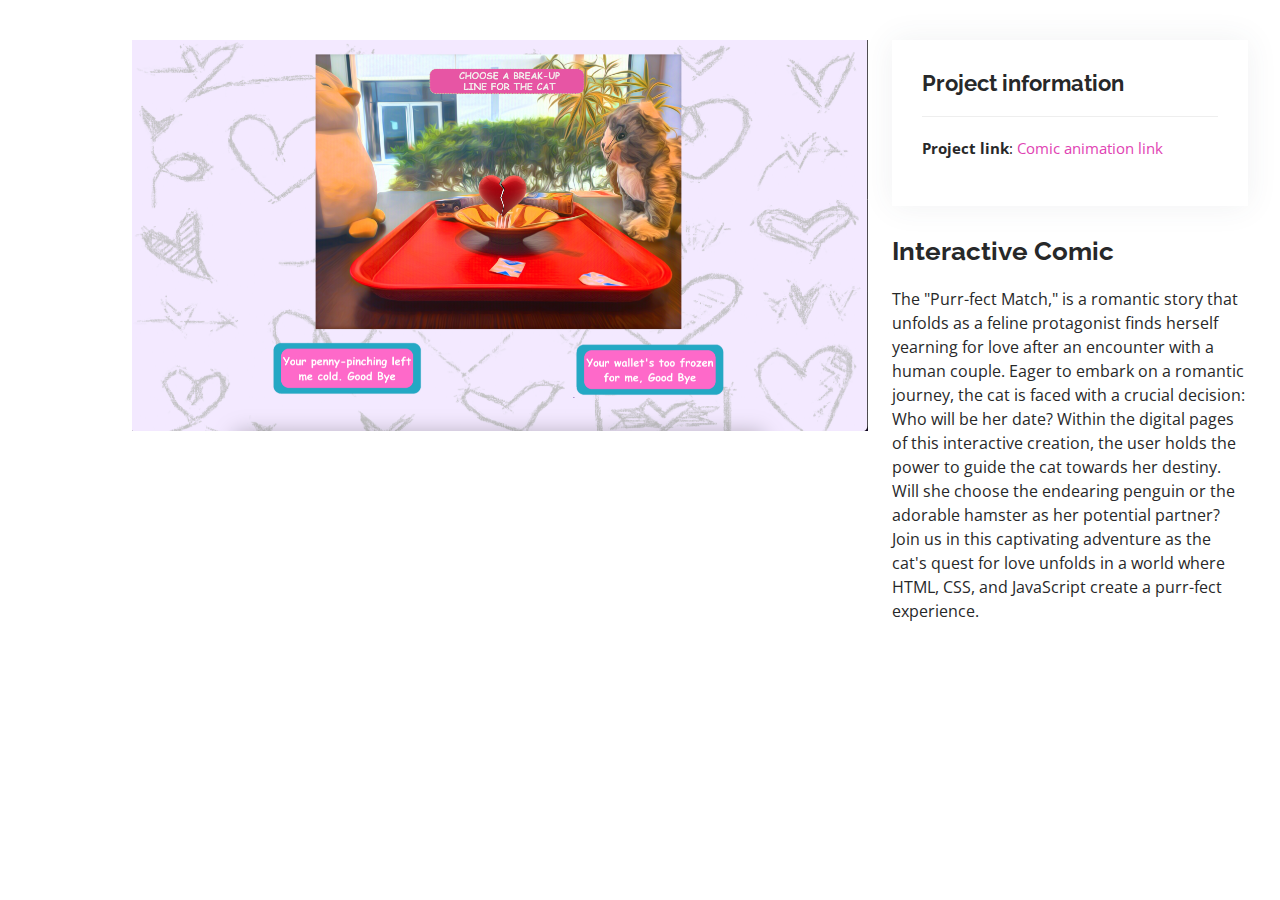
<file: portfolio-details-2.html>
<!DOCTYPE html>
<html lang="en">

<head>
  <meta charset="utf-8">
  <meta content="width=device-width, initial-scale=1.0" name="viewport">

  <title>Portfolio Details - Personal Bootstrap Template</title>
  <meta content="" name="description">
  <meta content="" name="keywords">

  <!-- Favicons -->
  <link href="assets/img/logo.png" rel="icon">
  <link href="assets/img/logo.png" rel="apple-touch-icon">

  <!-- Google Fonts -->
  <link href="https://fonts.googleapis.com/css?family=Open+Sans:300,300i,400,400i,600,600i,700,700i|Raleway:300,300i,400,400i,500,500i,600,600i,700,700i|Poppins:300,300i,400,400i,500,500i,600,600i,700,700i" rel="stylesheet">

  <!-- Vendor CSS Files -->
  <link href="assets/vendor/aos/aos.css" rel="stylesheet">
  <link href="assets/vendor/bootstrap/css/bootstrap.min.css" rel="stylesheet">
  <link href="assets/vendor/bootstrap-icons/bootstrap-icons.css" rel="stylesheet">
  <link href="assets/vendor/boxicons/css/boxicons.min.css" rel="stylesheet">
  <link href="assets/vendor/glightbox/css/glightbox.min.css" rel="stylesheet">
  <link href="assets/vendor/swiper/swiper-bundle.min.css" rel="stylesheet">

  <!-- Template Main CSS File -->
  <link href="assets/css/style.css" rel="stylesheet">

  <!-- =======================================================
  * Template Name: MyResume
  * Updated: May 30 2023 with Bootstrap v5.3.0
  * Template URL: https://bootstrapmade.com/free-html-bootstrap-template-my-resume/
  * Author: BootstrapMade.com
  * License: https://bootstrapmade.com/license/
  ======================================================== -->
</head>

<body>

  <main id="main">

    <!-- ======= Portfolio Details Section ======= -->
    <section id="portfolio-details" class="portfolio-details">
      <div class="container">


        
          <div class="row gy-4">
            <div class="col-lg-8">
              <div class="portfolio-details-slider swiper">
                <div class="swiper-wrapper align-items-center">
  
                  <div class="swiper-slide">
                    <img src="assets/img/portfolio/port22.png" alt="">
                  </div>
  
  
                </div>
                <div class="swiper-pagination"></div>
              </div>
            </div>
  
            <div class="col-lg-4">
              <div class="portfolio-info">
                <h3>Project information</h3>
                <ul>
                  <li><strong>Project link</strong>: <a href="https://niki1311.github.io/Comic-animation.github.io/">Comic animation link</a></li>
                </ul>
              </div>
              
              
              <div class="portfolio-description">
                <h2>Interactive Comic</h2>
                <p>
                    The "Purr-fect Match," is a romantic story that unfolds as a feline protagonist finds herself yearning for love after an encounter with a human couple. Eager to embark on a romantic journey, the cat is faced with a crucial decision: Who will be her date? Within the digital pages of this interactive creation, the user holds the power to guide the cat towards her destiny. Will she choose the endearing penguin or the adorable hamster as her potential partner? Join us in this captivating adventure as the cat's quest for love unfolds in a world where HTML, CSS, and JavaScript create a purr-fect experience.                </p>
              </div>
           

            </div>  

        </div>

      </div>
    </section><!-- End Portfolio Details Section -->

  </main><!-- End #main -->

  <div id="preloader"></div>
  <a href="#" class="back-to-top d-flex align-items-center justify-content-center"><i class="bi bi-arrow-up-short"></i></a>

  <!-- Vendor JS Files -->
  <script src="assets/vendor/purecounter/purecounter_vanilla.js"></script>
  <script src="assets/vendor/aos/aos.js"></script>
  <script src="assets/vendor/bootstrap/js/bootstrap.bundle.min.js"></script>
  <script src="assets/vendor/glightbox/js/glightbox.min.js"></script>
  <script src="assets/vendor/isotope-layout/isotope.pkgd.min.js"></script>
  <script src="assets/vendor/swiper/swiper-bundle.min.js"></script>
  <script src="assets/vendor/typed.js/typed.umd.js"></script>
  <script src="assets/vendor/waypoints/noframework.waypoints.js"></script>
  <script src="assets/vendor/php-email-form/validate.js"></script>

  <!-- Template Main JS File -->
  <script src="assets/js/main.js"></script>

</body>

</html>
</file>
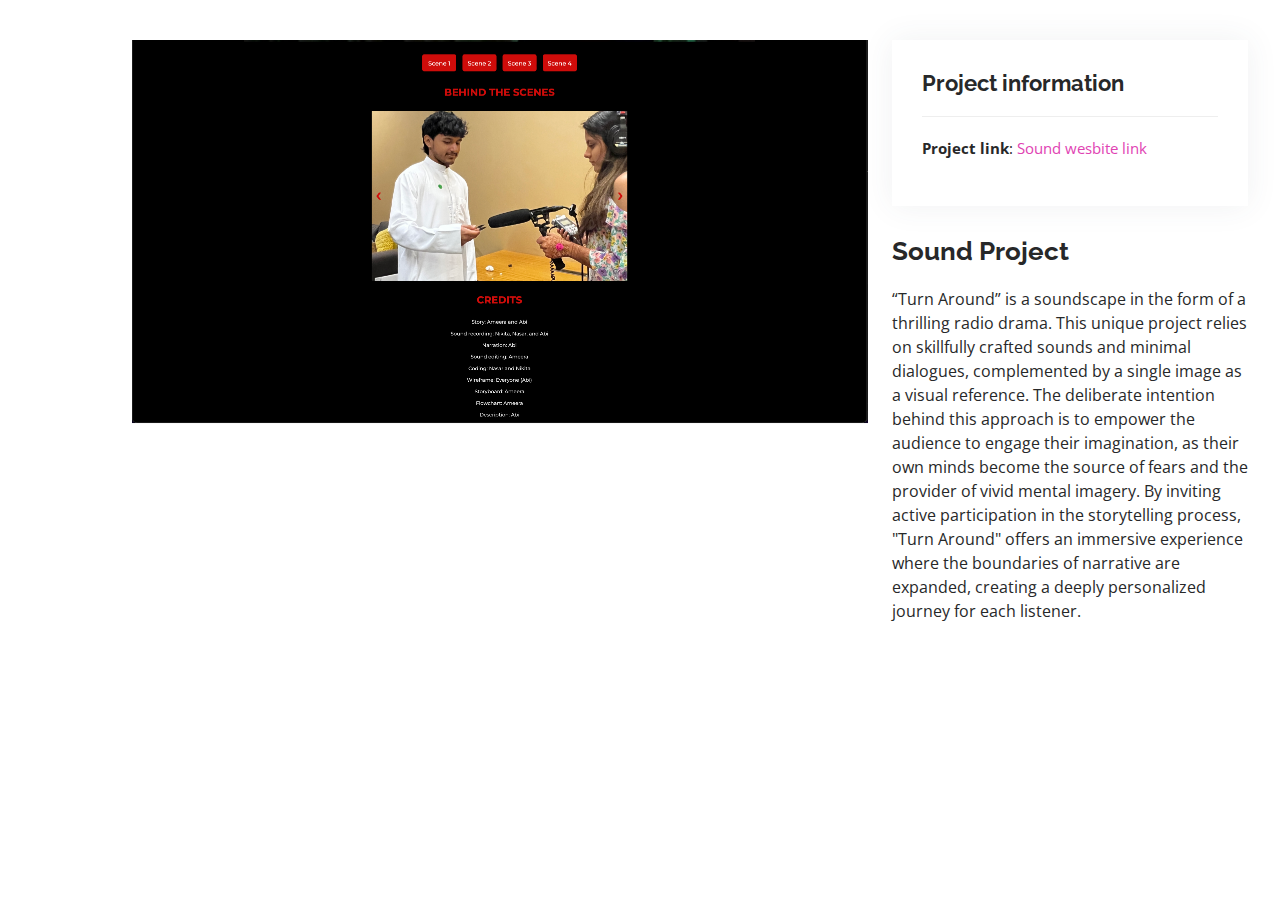
<file: portfolio-details-3.html>
<!DOCTYPE html>
<html lang="en">

<head>
  <meta charset="utf-8">
  <meta content="width=device-width, initial-scale=1.0" name="viewport">

  <title>Portfolio Details - Personal Bootstrap Template</title>
  <meta content="" name="description">
  <meta content="" name="keywords">

  <!-- Favicons -->
  <link href="assets/img/logo.png" rel="icon">
  <link href="assets/img/logo.png" rel="apple-touch-icon">

  <!-- Google Fonts -->
  <link href="https://fonts.googleapis.com/css?family=Open+Sans:300,300i,400,400i,600,600i,700,700i|Raleway:300,300i,400,400i,500,500i,600,600i,700,700i|Poppins:300,300i,400,400i,500,500i,600,600i,700,700i" rel="stylesheet">

  <!-- Vendor CSS Files -->
  <link href="assets/vendor/aos/aos.css" rel="stylesheet">
  <link href="assets/vendor/bootstrap/css/bootstrap.min.css" rel="stylesheet">
  <link href="assets/vendor/bootstrap-icons/bootstrap-icons.css" rel="stylesheet">
  <link href="assets/vendor/boxicons/css/boxicons.min.css" rel="stylesheet">
  <link href="assets/vendor/glightbox/css/glightbox.min.css" rel="stylesheet">
  <link href="assets/vendor/swiper/swiper-bundle.min.css" rel="stylesheet">

  <!-- Template Main CSS File -->
  <link href="assets/css/style.css" rel="stylesheet">

  <!-- =======================================================
  * Template Name: MyResume
  * Updated: May 30 2023 with Bootstrap v5.3.0
  * Template URL: https://bootstrapmade.com/free-html-bootstrap-template-my-resume/
  * Author: BootstrapMade.com
  * License: https://bootstrapmade.com/license/
  ======================================================== -->
</head>

<body>

  <main id="main">

    <!-- ======= Portfolio Details Section ======= -->
    <section id="portfolio-details" class="portfolio-details">
      <div class="container">


        
          <div class="row gy-4">
            <div class="col-lg-8">
              <div class="portfolio-details-slider swiper">
                <div class="swiper-wrapper align-items-center">
  
                  <div class="swiper-slide">
                    <img src="assets/img/portfolio/port32.png" alt="">
                  </div>
  
  
                </div>
                <div class="swiper-pagination"></div>
              </div>
            </div>
  
            <div class="col-lg-4">
              <div class="portfolio-info">
                <h3>Project information</h3>
                <ul>
                  <li><strong>Project link</strong>: <a href="https://niki1311.github.io/sound_project.github.io/">Sound wesbite link</a></li>
                </ul>
              </div>
              <div class="portfolio-description">
                <h2>Sound Project</h2>
                <p>
                    “Turn Around” is a soundscape in the form of a thrilling radio drama. This unique project relies on skillfully crafted sounds and minimal dialogues, complemented by a single image as a visual reference. The deliberate intention behind this approach is to empower the audience to engage their imagination, as their own minds become the source of fears and the provider of vivid mental imagery. By inviting active participation in the storytelling process, "Turn Around" offers an immersive experience where the boundaries of narrative are expanded, creating a deeply personalized journey for each listener.                </p>
              </div>
           

            </div>  

        </div>

      </div>
    </section><!-- End Portfolio Details Section -->

  </main><!-- End #main -->

  <div id="preloader"></div>
  <a href="#" class="back-to-top d-flex align-items-center justify-content-center"><i class="bi bi-arrow-up-short"></i></a>

  <!-- Vendor JS Files -->
  <script src="assets/vendor/purecounter/purecounter_vanilla.js"></script>
  <script src="assets/vendor/aos/aos.js"></script>
  <script src="assets/vendor/bootstrap/js/bootstrap.bundle.min.js"></script>
  <script src="assets/vendor/glightbox/js/glightbox.min.js"></script>
  <script src="assets/vendor/isotope-layout/isotope.pkgd.min.js"></script>
  <script src="assets/vendor/swiper/swiper-bundle.min.js"></script>
  <script src="assets/vendor/typed.js/typed.umd.js"></script>
  <script src="assets/vendor/waypoints/noframework.waypoints.js"></script>
  <script src="assets/vendor/php-email-form/validate.js"></script>

  <!-- Template Main JS File -->
  <script src="assets/js/main.js"></script>

</body>

</html>
</file>
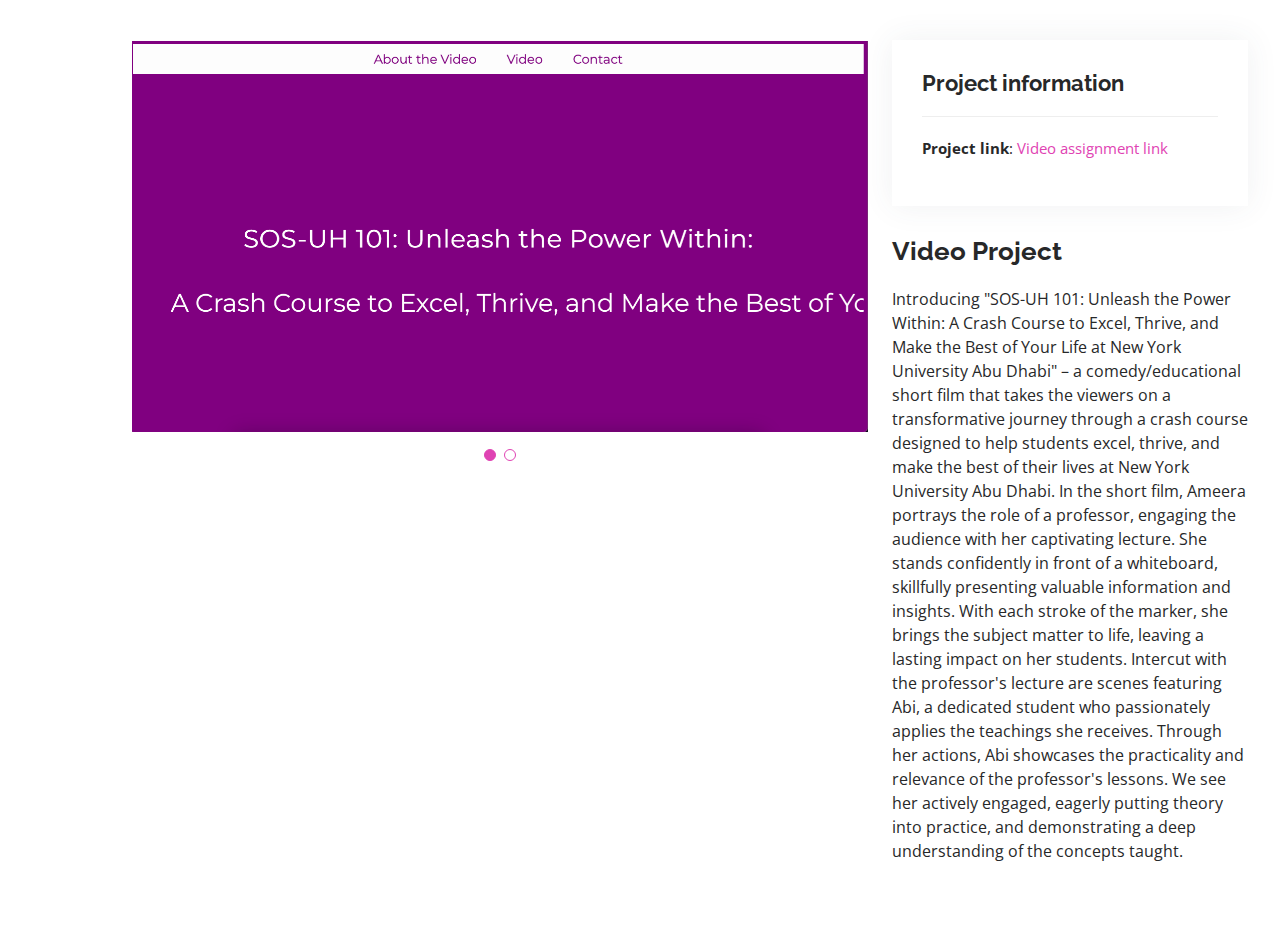
<file: portfolio-details-4.html>
<!DOCTYPE html>
<html lang="en">

<head>
  <meta charset="utf-8">
  <meta content="width=device-width, initial-scale=1.0" name="viewport">

  <title>Portfolio Details - Personal Bootstrap Template</title>
  <meta content="" name="description">
  <meta content="" name="keywords">

  <!-- Favicons -->
  <link href="assets/img/logo.png" rel="icon">
  <link href="assets/img/logo.png" rel="apple-touch-icon">

  <!-- Google Fonts -->
  <link href="https://fonts.googleapis.com/css?family=Open+Sans:300,300i,400,400i,600,600i,700,700i|Raleway:300,300i,400,400i,500,500i,600,600i,700,700i|Poppins:300,300i,400,400i,500,500i,600,600i,700,700i" rel="stylesheet">

  <!-- Vendor CSS Files -->
  <link href="assets/vendor/aos/aos.css" rel="stylesheet">
  <link href="assets/vendor/bootstrap/css/bootstrap.min.css" rel="stylesheet">
  <link href="assets/vendor/bootstrap-icons/bootstrap-icons.css" rel="stylesheet">
  <link href="assets/vendor/boxicons/css/boxicons.min.css" rel="stylesheet">
  <link href="assets/vendor/glightbox/css/glightbox.min.css" rel="stylesheet">
  <link href="assets/vendor/swiper/swiper-bundle.min.css" rel="stylesheet">

  <!-- Template Main CSS File -->
  <link href="assets/css/style.css" rel="stylesheet">

  <!-- =======================================================
  * Template Name: MyResume
  * Updated: May 30 2023 with Bootstrap v5.3.0
  * Template URL: https://bootstrapmade.com/free-html-bootstrap-template-my-resume/
  * Author: BootstrapMade.com
  * License: https://bootstrapmade.com/license/
  ======================================================== -->
</head>

<body>

  <main id="main">

    <!-- ======= Portfolio Details Section ======= -->
    <section id="portfolio-details" class="portfolio-details">
      <div class="container">


        
          <div class="row gy-4">
            <div class="col-lg-8">
              <div class="portfolio-details-slider swiper">
                <div class="swiper-wrapper align-items-center">
  
                  <div class="swiper-slide">
                    <img src="assets/img/portfolio/port42.png" alt="">
                  </div>

                  <div class="swiper-slide">
                    <img src="assets/img/portfolio/port43.png" alt="">
                  </div>
  
  
                </div>
                <div class="swiper-pagination"></div>
              </div>
            </div>
  
            <div class="col-lg-4">
              <div class="portfolio-info">
                <h3>Project information</h3>
                <ul>
                  <li><strong>Project link</strong>: <a href="https://niki1311.github.io/video_assignment.github.io/">Video assignment link</a></li>
                </ul>
              </div>
              <div class="portfolio-description">
                <h2>Video Project</h2>
                <p>
                    Introducing "SOS-UH 101: Unleash the Power Within: A Crash Course to Excel, Thrive, and Make the Best of Your Life at New York University Abu Dhabi" – a comedy/educational short film that takes the viewers on a transformative journey through a crash course designed to help students excel, thrive, and make the best of their lives at New York University Abu Dhabi. In the short film, Ameera portrays the role of a professor, engaging the audience with her captivating lecture. She stands confidently in front of a whiteboard, skillfully presenting valuable information and insights. With each stroke of the marker, she brings the subject matter to life, leaving a lasting impact on her students. Intercut with the professor's lecture are scenes featuring Abi, a dedicated student who passionately applies the teachings she receives. Through her actions, Abi showcases the practicality and relevance of the professor's lessons. We see her actively engaged, eagerly putting theory into practice, and demonstrating a deep understanding of the concepts taught.

 
                </p>
              </div>
           

            </div>  

        </div>

      </div>
    </section><!-- End Portfolio Details Section -->

  </main><!-- End #main -->

  <div id="preloader"></div>
  <a href="#" class="back-to-top d-flex align-items-center justify-content-center"><i class="bi bi-arrow-up-short"></i></a>

  <!-- Vendor JS Files -->
  <script src="assets/vendor/purecounter/purecounter_vanilla.js"></script>
  <script src="assets/vendor/aos/aos.js"></script>
  <script src="assets/vendor/bootstrap/js/bootstrap.bundle.min.js"></script>
  <script src="assets/vendor/glightbox/js/glightbox.min.js"></script>
  <script src="assets/vendor/isotope-layout/isotope.pkgd.min.js"></script>
  <script src="assets/vendor/swiper/swiper-bundle.min.js"></script>
  <script src="assets/vendor/typed.js/typed.umd.js"></script>
  <script src="assets/vendor/waypoints/noframework.waypoints.js"></script>
  <script src="assets/vendor/php-email-form/validate.js"></script>

  <!-- Template Main JS File -->
  <script src="assets/js/main.js"></script>

</body>

</html>
</file>
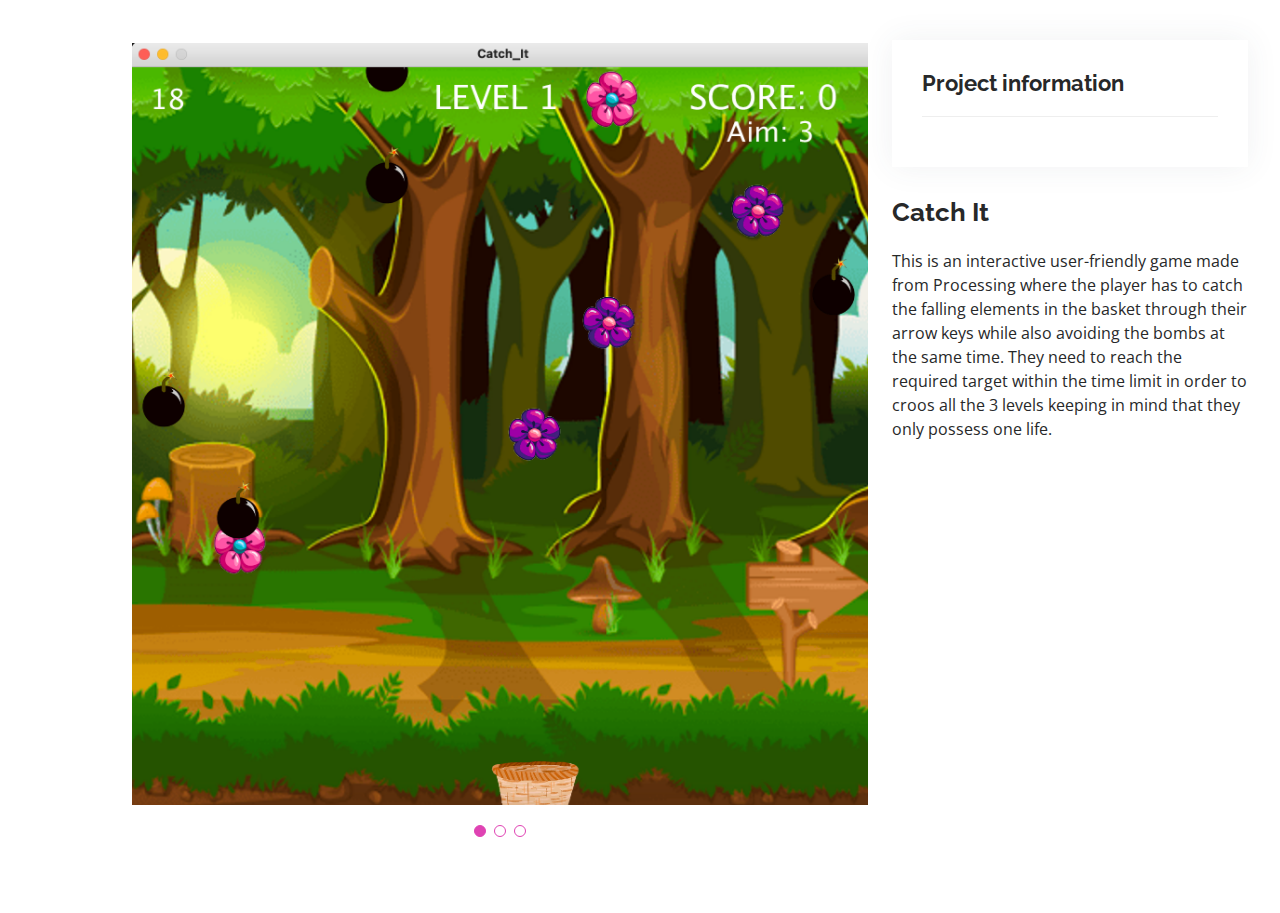
<file: portfolio-details-5.html>
<!DOCTYPE html>
<html lang="en">

<head>
  <meta charset="utf-8">
  <meta content="width=device-width, initial-scale=1.0" name="viewport">

  <title>Portfolio Details - Personal Bootstrap Template</title>
  <meta content="" name="description">
  <meta content="" name="keywords">

  <!-- Favicons -->
  <link href="assets/img/logo.png" rel="icon">
  <link href="assets/img/logo.png" rel="apple-touch-icon">

  <!-- Google Fonts -->
  <link href="https://fonts.googleapis.com/css?family=Open+Sans:300,300i,400,400i,600,600i,700,700i|Raleway:300,300i,400,400i,500,500i,600,600i,700,700i|Poppins:300,300i,400,400i,500,500i,600,600i,700,700i" rel="stylesheet">

  <!-- Vendor CSS Files -->
  <link href="assets/vendor/aos/aos.css" rel="stylesheet">
  <link href="assets/vendor/bootstrap/css/bootstrap.min.css" rel="stylesheet">
  <link href="assets/vendor/bootstrap-icons/bootstrap-icons.css" rel="stylesheet">
  <link href="assets/vendor/boxicons/css/boxicons.min.css" rel="stylesheet">
  <link href="assets/vendor/glightbox/css/glightbox.min.css" rel="stylesheet">
  <link href="assets/vendor/swiper/swiper-bundle.min.css" rel="stylesheet">

  <!-- Template Main CSS File -->
  <link href="assets/css/style.css" rel="stylesheet">

  <!-- =======================================================
  * Template Name: MyResume
  * Updated: May 30 2023 with Bootstrap v5.3.0
  * Template URL: https://bootstrapmade.com/free-html-bootstrap-template-my-resume/
  * Author: BootstrapMade.com
  * License: https://bootstrapmade.com/license/
  ======================================================== -->
</head>

<body>

  <main id="main">

    <!-- ======= Portfolio Details Section ======= -->
    <section id="portfolio-details" class="portfolio-details">
      <div class="container">


        
          <div class="row gy-4">
            <div class="col-lg-8">
              <div class="portfolio-details-slider swiper">
                <div class="swiper-wrapper align-items-center">
  
                  <div class="swiper-slide">
                    <img src="assets/img/portfolio/port52.png" alt="">
                  </div>

                  <div class="swiper-slide">
                    <img src="assets/img/portfolio/port53.png" alt="">
                  </div>

                  <div class="swiper-slide">
                    <img src="assets/img/portfolio/port54.png" alt="">
                  </div>
  
  
                </div>
                <div class="swiper-pagination"></div>
              </div>
            </div>
  
            <div class="col-lg-4">
              <div class="portfolio-info">
                <h3>Project information</h3>
              </div>
              <div class="portfolio-description">
                <h2>Catch It</h2>
                <p>
                    This is an interactive user-friendly game made from Processing where the player has to catch the falling elements in the basket through their arrow keys while also avoiding the bombs at the same time. They need to reach the required target within the time limit in order to croos all the 3 levels keeping in mind that they only possess one life.
                                    
                </p>
              </div>
           

            </div>  

        </div>

      </div>
    </section><!-- End Portfolio Details Section -->

  </main><!-- End #main -->

  <div id="preloader"></div>
  <a href="#" class="back-to-top d-flex align-items-center justify-content-center"><i class="bi bi-arrow-up-short"></i></a>

  <!-- Vendor JS Files -->
  <script src="assets/vendor/purecounter/purecounter_vanilla.js"></script>
  <script src="assets/vendor/aos/aos.js"></script>
  <script src="assets/vendor/bootstrap/js/bootstrap.bundle.min.js"></script>
  <script src="assets/vendor/glightbox/js/glightbox.min.js"></script>
  <script src="assets/vendor/isotope-layout/isotope.pkgd.min.js"></script>
  <script src="assets/vendor/swiper/swiper-bundle.min.js"></script>
  <script src="assets/vendor/typed.js/typed.umd.js"></script>
  <script src="assets/vendor/waypoints/noframework.waypoints.js"></script>
  <script src="assets/vendor/php-email-form/validate.js"></script>

  <!-- Template Main JS File -->
  <script src="assets/js/main.js"></script>

</body>

</html>
</file>
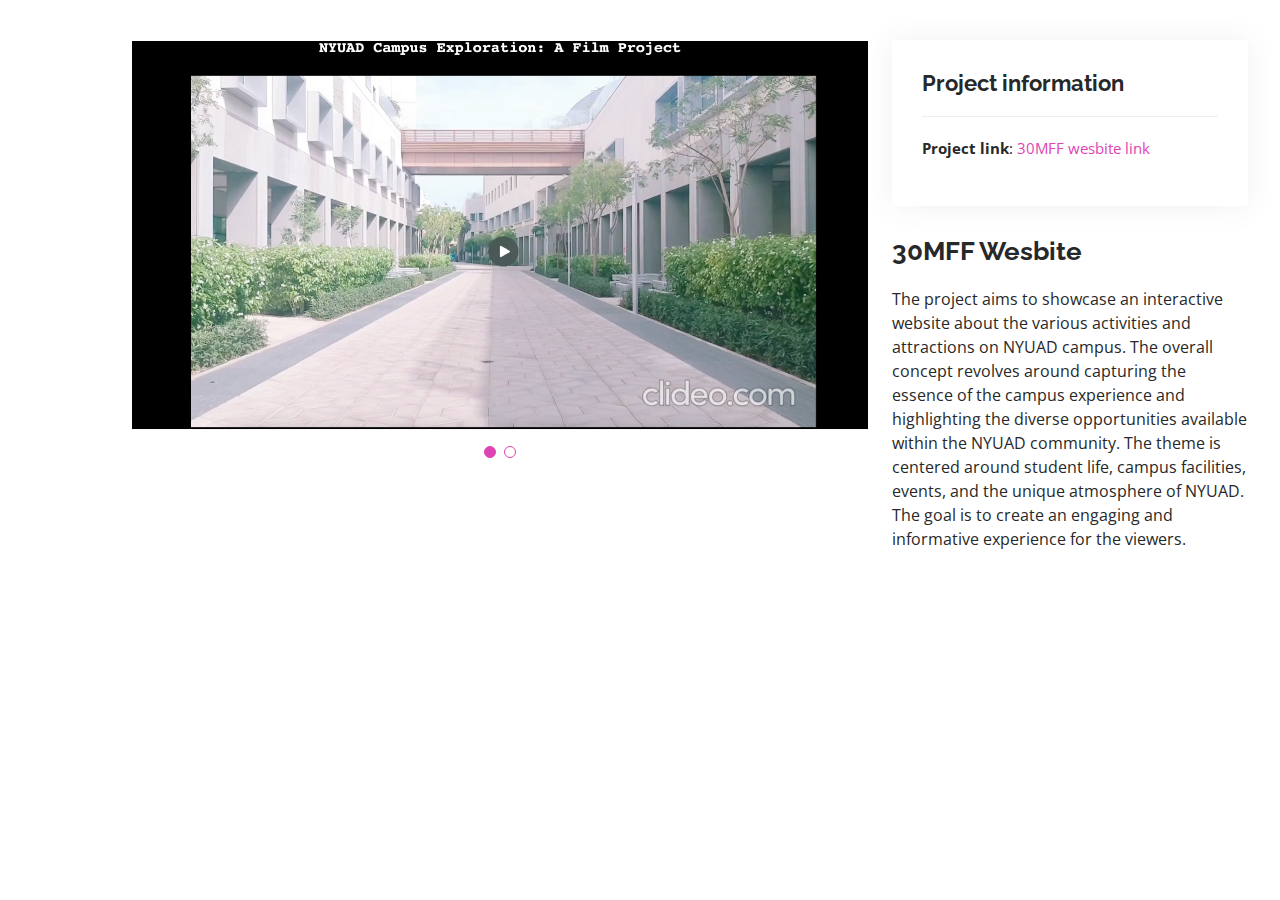
<file: portfolio-details.html>
<!DOCTYPE html>
<html lang="en">

<head>
  <meta charset="utf-8">
  <meta content="width=device-width, initial-scale=1.0" name="viewport">

  <title>Portfolio Details - Personal Bootstrap Template</title>
  <meta content="" name="description">
  <meta content="" name="keywords">

  <!-- Favicons -->
  <link href="assets/img/logo.png" rel="icon">
  <link href="assets/img/logo.png" rel="apple-touch-icon">

  <!-- Google Fonts -->
  <link href="https://fonts.googleapis.com/css?family=Open+Sans:300,300i,400,400i,600,600i,700,700i|Raleway:300,300i,400,400i,500,500i,600,600i,700,700i|Poppins:300,300i,400,400i,500,500i,600,600i,700,700i" rel="stylesheet">

  <!-- Vendor CSS Files -->
  <link href="assets/vendor/aos/aos.css" rel="stylesheet">
  <link href="assets/vendor/bootstrap/css/bootstrap.min.css" rel="stylesheet">
  <link href="assets/vendor/bootstrap-icons/bootstrap-icons.css" rel="stylesheet">
  <link href="assets/vendor/boxicons/css/boxicons.min.css" rel="stylesheet">
  <link href="assets/vendor/glightbox/css/glightbox.min.css" rel="stylesheet">
  <link href="assets/vendor/swiper/swiper-bundle.min.css" rel="stylesheet">

  <!-- Template Main CSS File -->
  <link href="assets/css/style.css" rel="stylesheet">

  <!-- =======================================================
  * Template Name: MyResume
  * Updated: May 30 2023 with Bootstrap v5.3.0
  * Template URL: https://bootstrapmade.com/free-html-bootstrap-template-my-resume/
  * Author: BootstrapMade.com
  * License: https://bootstrapmade.com/license/
  ======================================================== -->
</head>

<body>

  <main id="main">

    <!-- ======= Portfolio Details Section ======= -->
    <section id="portfolio-details" class="portfolio-details">
      <div class="container">

          <div class="row gy-4">
            <div class="col-lg-8">
              <div class="portfolio-details-slider swiper">
                <div class="swiper-wrapper align-items-center">
  
                  <div class="swiper-slide">
                    <img src="assets/img/portfolio/port12.png" alt="">
                  </div>
  
                  <div class="swiper-slide">
                    <img src="assets/img/portfolio/port13.png" alt="">
                  </div>
  
                </div>
                <div class="swiper-pagination"></div>
              </div>
            </div>
  
            <div class="col-lg-4">
              <div class="portfolio-info">
                <h3>Project information</h3>
                <ul>
                  <li><strong>Project link</strong>: <a href="https://niki1311.github.io/CommLab_website.github.io/">30MFF wesbite link</a></li>
                </ul>
                
              </div>
              <div class="portfolio-description">
                <h2>30MFF Wesbite</h2>
                <p>
                  The project aims to showcase an interactive website about the various activities and attractions on NYUAD campus. The overall concept revolves around capturing the essence of the campus experience and highlighting the diverse opportunities available within the NYUAD community. The theme is centered around student life, campus facilities, events, and the unique atmosphere of NYUAD. The goal is to create an engaging and informative experience for the viewers.                </p>
              </div>
           

            </div>  

        </div>

      </div>
    </section><!-- End Portfolio Details Section -->

  </main><!-- End #main -->

  <div id="preloader"></div>
  <a href="#" class="back-to-top d-flex align-items-center justify-content-center"><i class="bi bi-arrow-up-short"></i></a>

  <!-- Vendor JS Files -->
  <script src="assets/vendor/purecounter/purecounter_vanilla.js"></script>
  <script src="assets/vendor/aos/aos.js"></script>
  <script src="assets/vendor/bootstrap/js/bootstrap.bundle.min.js"></script>
  <script src="assets/vendor/glightbox/js/glightbox.min.js"></script>
  <script src="assets/vendor/isotope-layout/isotope.pkgd.min.js"></script>
  <script src="assets/vendor/swiper/swiper-bundle.min.js"></script>
  <script src="assets/vendor/typed.js/typed.umd.js"></script>
  <script src="assets/vendor/waypoints/noframework.waypoints.js"></script>
  <script src="assets/vendor/php-email-form/validate.js"></script>

  <!-- Template Main JS File -->
  <script src="assets/js/main.js"></script>

</body>

</html>
</file>
<file: assets/css/style.css>
/**
* Template Name: MyResume
* Updated: May 30 2023 with Bootstrap v5.3.0
* Template URL: https://bootstrapmade.com/free-html-bootstrap-template-my-resume/
* Author: BootstrapMade.com
* License: https://bootstrapmade.com/license/
*/

/*--------------------------------------------------------------
# General
--------------------------------------------------------------*/
body {
  font-family: "Open Sans", sans-serif;
  color: #272829;
  
}

.email-section {
  float: right;
}

.about {
  font-family: "Open Sans", sans-serif;
  color: #090508;
  font-weight: bold;
  text-align: center;
}

.cv-button {
  background-color: #df43b3;
      border-radius: 20px;
      padding: 10px 20px;
      border: none;
      color: white;
      font-weight: bold;
      font-size: 16px;
}

a {
  color: #df43b3;
  text-decoration: none;
}

a:hover {
  color: #f19ae0;
  text-decoration: none;
}

h1,
h2,
h3,
h4,
h5,
h6 {
  font-family: "Raleway", sans-serif;
}

/*--------------------------------------------------------------
# Back to top button
--------------------------------------------------------------*/
.back-to-top {
  position: fixed;
  visibility: hidden;
  opacity: 0;
  right: 15px;
  bottom: 15px;
  z-index: 996;
  background: #df43b3;
  width: 40px;
  height: 40px;
  border-radius: 50px;
  transition: all 0.4s;
}

.back-to-top i {
  font-size: 28px;
  color: #fff;
  line-height: 0;
}

.back-to-top:hover {
  background: #f19ae0;
  color: #fff;
}

.back-to-top.active {
  visibility: visible;
  opacity: 1;
}

/*--------------------------------------------------------------
# Preloader
--------------------------------------------------------------*/
#preloader {
  position: fixed;
  top: 0;
  left: 0;
  right: 0;
  bottom: 0;
  z-index: 9999;
  overflow: hidden;
  background: #fff;
}

#preloader:before {
  content: "";
  position: fixed;
  top: calc(50% - 30px);
  left: calc(50% - 30px);
  border: 6px solid #df43b3;
  border-top-color: #fff;
  border-bottom-color: #fff;
  border-radius: 50%;
  width: 60px;
  height: 60px;
  animation: animate-preloader 1s linear infinite;
}

@keyframes animate-preloader {
  0% {
    transform: rotate(0deg);
  }

  100% {
    transform: rotate(360deg);
  }
}

/*--------------------------------------------------------------
# Disable aos animation delay on mobile devices
--------------------------------------------------------------*/
@media screen and (max-width: 768px) {
  [data-aos-delay] {
    transition-delay: 0 !important;
  }
}

/*--------------------------------------------------------------
# Header
--------------------------------------------------------------*/
#header {
  position: fixed;
  top: 0;
  left: 0;
  bottom: 0;
  z-index: 9997;
  transition: all 0.5s;
  padding: 15px;
  overflow-y: auto;
}

@media (max-width: 991px) {
  #header {
    width: 300px;
    background: #fff;
    border-right: 1px solid #e6e9ec;
    left: -300px;
  }
}

@media (min-width: 991px) {
  #main {
    margin-left: 100px;
  }
}

/*--------------------------------------------------------------
# Navigation Menu
--------------------------------------------------------------*/
/**
* Desktop Navigation 
*/
.nav-menu {
  padding: 0;
  display: block;
}

.nav-menu * {
  margin: 0;
  padding: 0;
  list-style: none;
}

.nav-menu>ul>li {
  position: relative;
  white-space: nowrap;
}

.nav-menu a,
.nav-menu a:focus {
  display: flex;
  align-items: center;
  color: #45505b;
  padding: 10px 18px;
  margin-bottom: 8px;
  transition: 0.3s;
  font-size: 15px;
  border-radius: 50px;
  background: #f2f3f5;
  height: 56px;
  width: 100%;
  overflow: hidden;
  transition: 0.3s;
}

.nav-menu a i,
.nav-menu a:focus i {
  font-size: 20px;
}

.nav-menu a span,
.nav-menu a:focus span {
  padding: 0 5px 0 7px;
  color: #45505b;
}

@media (min-width: 992px) {

  .nav-menu a,
  .nav-menu a:focus {
    width: 56px;
  }

  .nav-menu a span,
  .nav-menu a:focus span {
    display: none;
    color: #fff;
  }
}

.nav-menu a:hover,
.nav-menu .active,
.nav-menu .active:focus,
.nav-menu li:hover>a {
  color: #fff;
  background: #df43b3;
}

.nav-menu a:hover span,
.nav-menu .active span,
.nav-menu .active:focus span,
.nav-menu li:hover>a span {
  color: #fff;
}

.nav-menu a:hover,
.nav-menu li:hover>a {
  width: 100%;
  color: #fff;
}

.nav-menu a:hover span,
.nav-menu li:hover>a span {
  display: block;
}

/**
* Mobile Navigation 
*/
.mobile-nav-toggle {
  position: fixed;
  right: 10px;
  top: 10px;
  z-index: 9998;
  border: 0;
  background: none;
  font-size: 28px;
  transition: all 0.4s;
  outline: none !important;
  line-height: 0;
  cursor: pointer;
  border-radius: 50px;
  padding: 5px;
}

.mobile-nav-toggle i {
  color: #45505b;
}

.mobile-nav-active {
  overflow: hidden;
}

.mobile-nav-active #header {
  left: 0;
}

.mobile-nav-active .mobile-nav-toggle {
  color: #fff;
  background-color: #df43b3;
}

/*--------------------------------------------------------------
# Hero Section
--------------------------------------------------------------*/
#hero {
  width: 100%;
  height: 100vh;
  background: url("../img/cover2.jpg") top right no-repeat;
  background-size: cover;
  position: relative;
}

@media (min-width: 992px) {
  #hero {
    padding-left: 160px;
  }
}

#hero:before {
  content: "";
  background: rgba(226, 218, 224, 0.8);
  position: absolute;
  bottom: 0;
  top: 0;
  left: 0;
  right: 0;
}

#hero h1 {
  margin: 0;
  font-size: 64px;
  font-weight: 700;
  line-height: 56px;
  color: #45505b;
}

#hero p {
  color: #45505b;
  margin: 15px 0 0 0;
  font-size: 26px;
  font-family: "Poppins", sans-serif;
}

#hero p span {
  color: #df43b3;
  letter-spacing: 1px;
}

#hero .social-links {
  margin-top: 30px;
}

#hero .social-links a {
  font-size: 24px;
  display: inline-block;
  color: #45505b;
  line-height: 1;
  margin-right: 20px;
  transition: 0.3s;
}

#hero .social-links a:hover {
  color: #df43b3;
}

@media (max-width: 992px) {
  #hero {
    text-align: center;
  }

  #hero h1 {
    font-size: 32px;
    line-height: 36px;
  }

  #hero p {
    margin-top: 10px;
    font-size: 20px;
    line-height: 24px;
  }
}

/*--------------------------------------------------------------
# Sections General
--------------------------------------------------------------*/
section {
  padding: 60px 0;
  overflow: hidden;
}

.section-title {
  text-align: center;
  padding-bottom: 30px;
}

.section-title h2 {
  font-size: 32px;
  font-weight: bold;
  text-transform: uppercase;
  margin-bottom: 20px;
  padding-bottom: 20px;
  position: relative;
  color: #45505b;
}

.section-title h2::before {
  content: "";
  position: absolute;
  display: block;
  width: 120px;
  height: 1px;
  background: #ddd;
  bottom: 1px;
  left: calc(50% - 60px);
}

.section-title h2::after {
  content: "";
  position: absolute;
  display: block;
  width: 40px;
  height: 3px;
  background: #df43b3;
  bottom: 0;
  left: calc(50% - 20px);
}

.section-title p {
  margin-bottom: 0;
}

/*--------------------------------------------------------------
# About
--------------------------------------------------------------*/
.about .content h3 {
  font-weight: 700;
  font-size: 26px;
  color: #728394;
}

.about .content ul {
  list-style: none;
  padding: 0;
}

.about .content ul li {
  margin-bottom: 20px;
  display: flex;
  align-items: center;
}

.about .content ul strong {
  margin-right: 10px;
}

.about .content ul i {
  font-size: 16px;
  margin-right: 5px;
  color: #df43b3;
  line-height: 0;
}

.about .content p:last-child {
  margin-bottom: 0;
}



/*--------------------------------------------------------------
# Skills
--------------------------------------------------------------*/
.skills .progress {
  height: 60px;
  display: block;
  background: none;
  border-radius: 0;
}

.skills .progress .skill {
  padding: 10px 0;
  margin: 0;
  text-transform: uppercase;
  display: block;
  font-weight: 600;
  font-family: "Poppins", sans-serif;
  color: #45505b;
}

.skills .progress .skill .val {
  float: right;
  font-style: normal;
}

.skills .progress-bar-wrap {
  background: #f2f3f5;
}

.skills .progress-bar {
  width: 1px;
  height: 10px;
  transition: 0.9s;
  background-color: #df43b3;
}

/*--------------------------------------------------------------
# Resume
--------------------------------------------------------------*/
.resume .resume-title {
  font-size: 26px;
  font-weight: 700;
  margin-top: 20px;
  margin-bottom: 20px;
  color: #45505b;
}

.resume .resume-item {
  padding: 0 0 20px 20px;
  margin-top: -2px;
  border-left: 2px solid #df43b3;
  position: relative;
}

.resume .resume-item h4 {
  line-height: 18px;
  font-size: 18px;
  font-weight: 600;
  text-transform: uppercase;
  font-family: "Poppins", sans-serif;
  color: #df43b3;
  margin-bottom: 10px;
}

.resume .resume-item h5 {
  font-size: 16px;
  background: #f7f8f9;
  padding: 5px 15px;
  display: inline-block;
  font-weight: 600;
  margin-bottom: 10px;
}

.resume .resume-item ul {
  padding-left: 20px;
}

.resume .resume-item ul li {
  padding-bottom: 10px;
}

.resume .resume-item:last-child {
  padding-bottom: 0;
}

.resume .resume-item::before {
  content: "";
  position: absolute;
  width: 16px;
  height: 16px;
  border-radius: 50px;
  left: -9px;
  top: 0;
  background: #fff;
  border: 2px solid #df43b3;
}

/*--------------------------------------------------------------
# Portfolio
--------------------------------------------------------------*/
.portfolio .portfolio-item {
  margin-bottom: 30px;
}

.portfolio #portfolio-flters {
  padding: 0;
  margin: 0 auto 25px auto;
  list-style: none;
  text-align: center;
  background: #fff;
  border-radius: 50px;
  padding: 2px 15px;
}

.portfolio #portfolio-flters li {
  cursor: pointer;
  display: inline-block;
  padding: 10px 15px;
  font-size: 14px;
  font-weight: 600;
  line-height: 1;
  text-transform: uppercase;
  color: #272829;
  margin-bottom: 5px;
  transition: all 0.3s ease-in-out;
}

.portfolio #portfolio-flters li:hover,
.portfolio #portfolio-flters li.filter-active {
  color: #df43b3;
}

.portfolio #portfolio-flters li:last-child {
  margin-right: 0;
}

.portfolio .portfolio-wrap {
  transition: 0.3s;
  position: relative;
  overflow: hidden;
  z-index: 1;
  background: rgba(69, 80, 91, 0.8);
}

.portfolio .portfolio-wrap::before {
  content: "";
  background: rgba(255, 255, 255, 0.7);
  position: absolute;
  left: 30px;
  right: 30px;
  top: 30px;
  bottom: 30px;
  transition: all ease-in-out 0.3s;
  z-index: 2;
  opacity: 0;
}

.portfolio .portfolio-wrap .portfolio-info {
  opacity: 0;
  position: absolute;
  top: 0;
  left: 0;
  right: 0;
  bottom: 0;
  text-align: center;
  z-index: 3;
  transition: all ease-in-out 0.3s;
  display: flex;
  flex-direction: column;
  justify-content: center;
  align-items: center;
}

.portfolio .portfolio-wrap .portfolio-info::before {
  display: block;
  content: "";
  width: 48px;
  height: 48px;
  position: absolute;
  top: 35px;
  left: 35px;
  border-top: 3px solid #d7dce1;
  border-left: 3px solid #d7dce1;
  transition: all 0.5s ease 0s;
  z-index: 9994;
}

.portfolio .portfolio-wrap .portfolio-info::after {
  display: block;
  content: "";
  width: 48px;
  height: 48px;
  position: absolute;
  bottom: 35px;
  right: 35px;
  border-bottom: 3px solid #d7dce1;
  border-right: 3px solid #d7dce1;
  transition: all 0.5s ease 0s;
  z-index: 9994;
}

.portfolio .portfolio-wrap .portfolio-info h4 {
  font-size: 20px;
  color: #45505b;
  font-weight: 600;
}

.portfolio .portfolio-wrap .portfolio-info p {
  color: #45505b;
  font-size: 14px;
  text-transform: uppercase;
  padding: 0;
  margin: 0;
}

.portfolio .portfolio-wrap .portfolio-links {
  text-align: center;
  z-index: 4;
}

.portfolio .portfolio-wrap .portfolio-links a {
  color: #45505b;
  margin: 0 2px;
  font-size: 28px;
  display: inline-block;
  transition: 0.3s;
}

.portfolio .portfolio-wrap .portfolio-links a:hover {
  color: #148af9;
}

.portfolio .portfolio-wrap:hover::before {
  top: 0;
  left: 0;
  right: 0;
  bottom: 0;
  opacity: 1;
}

.portfolio .portfolio-wrap:hover .portfolio-info {
  opacity: 1;
}

.portfolio .portfolio-wrap:hover .portfolio-info::before {
  top: 15px;
  left: 15px;
}

.portfolio .portfolio-wrap:hover .portfolio-info::after {
  bottom: 15px;
  right: 15px;
}

/*--------------------------------------------------------------
# Portfolio Details
--------------------------------------------------------------*/
.portfolio-details {
  padding-top: 40px;
}

.portfolio-details .portfolio-details-slider img {
  width: 100%;
}

.portfolio-details .portfolio-details-slider .swiper-pagination {
  margin-top: 20px;
  position: relative;
}

.portfolio-details .portfolio-details-slider .swiper-pagination .swiper-pagination-bullet {
  width: 12px;
  height: 12px;
  background-color: #fff;
  opacity: 1;
  border: 1px solid #df43b3;
}

.portfolio-details .portfolio-details-slider .swiper-pagination .swiper-pagination-bullet-active {
  background-color: #df43b3;
}

.portfolio-details .portfolio-info {
  padding: 30px;
  box-shadow: 0px 0 30px rgba(69, 80, 91, 0.08);
}

.portfolio-details .portfolio-info h3 {
  font-size: 22px;
  font-weight: 700;
  margin-bottom: 20px;
  padding-bottom: 20px;
  border-bottom: 1px solid #eee;
}

.portfolio-details .portfolio-info ul {
  list-style: none;
  padding: 0;
  font-size: 15px;
}

.portfolio-details .portfolio-info ul li+li {
  margin-top: 10px;
}

.portfolio-details .portfolio-description {
  padding-top: 30px;
}

.portfolio-details .portfolio-description h2 {
  font-size: 26px;
  font-weight: 700;
  margin-bottom: 20px;
}

.portfolio-details .portfolio-description p {
  padding: 0;
}



/*--------------------------------------------------------------
# Contact
--------------------------------------------------------------*/
.contact .info {
  width: 100%;
  background: #fff;
}

.contact .info i {
  font-size: 20px;
  color: #df43b3;
  float: left;
  width: 44px;
  height: 44px;
  background: #eef7ff;
  display: flex;
  justify-content: center;
  align-items: center;
  border-radius: 50px;
  transition: all 0.3s ease-in-out;
}

.contact .info h4 {
  padding: 0 0 0 60px;
  font-size: 22px;
  font-weight: 600;
  margin-bottom: 5px;
  color: #45505b;
}

.contact .info p {
  padding: 0 0 0 60px;
  margin-bottom: 0;
  font-size: 14px;
  color: #728394;
}

.contact .info .email,
.contact .info .phone {
  margin-top: 40px;
}

.contact .info .email:hover i,
.contact .info .address:hover i,
.contact .info .phone:hover i {
  background: #df43b3;
  color: #fff;
}

.contact .php-email-form {
  width: 100%;
  background: #fff;
}

.contact .php-email-form .form-group {
  padding-bottom: 8px;
}

.contact .php-email-form .error-message {
  display: none;
  color: #fff;
  background: #ed3c0d;
  text-align: left;
  padding: 15px;
  font-weight: 600;
}

.contact .php-email-form .error-message br+br {
  margin-top: 25px;
}

.contact .php-email-form .sent-message {
  display: none;
  color: #fff;
  background: #18d26e;
  text-align: center;
  padding: 15px;
  font-weight: 600;
}

.contact .php-email-form .loading {
  display: none;
  background: #fff;
  text-align: center;
  padding: 15px;
}

.contact .php-email-form .loading:before {
  content: "";
  display: inline-block;
  border-radius: 50%;
  width: 24px;
  height: 24px;
  margin: 0 10px -6px 0;
  border: 3px solid #18d26e;
  border-top-color: #eee;
  animation: animate-loading 1s linear infinite;
}

.contact .php-email-form input,
.contact .php-email-form textarea {
  border-radius: 4px;
  box-shadow: none;
  font-size: 14px;
}

.contact .php-email-form input {
  height: 44px;
}

.contact .php-email-form textarea {
  padding: 10px 12px;
}

.contact .php-email-form button[type=submit] {
  background: #df43b3;
  border: 0;
  padding: 10px 35px;
  color: #fff;
  transition: 0.4s;
  border-radius: 50px;
}

.contact .php-email-form button[type=submit]:hover {
  background: #0678e3;
}

@keyframes animate-loading {
  0% {
    transform: rotate(0deg);
  }

  100% {
    transform: rotate(360deg);
  }
}

/*--------------------------------------------------------------
# Footer
--------------------------------------------------------------*/
#footer {
  background: #f7f8f9;
  color: #45505b;
  font-size: 14px;
  text-align: center;
  padding: 30px 0;
}

#footer h3 {
  font-size: 36px;
  font-weight: 700;
  position: relative;
  font-family: "Poppins", sans-serif;
  padding: 0;
  margin: 0 0 15px 0;
}

#footer p {
  font-size: 15;
  font-style: italic;
  padding: 0;
  margin: 0 0 40px 0;
}

#footer .social-links {
  margin: 0 0 40px 0;
}

#footer .social-links a {
  font-size: 18px;
  display: inline-block;
  background: #df43b3;
  color: #fff;
  line-height: 1;
  padding: 8px 0;
  margin-right: 4px;
  border-radius: 50%;
  text-align: center;
  width: 36px;
  height: 36px;
  transition: 0.3s;
}

#footer .social-links a:hover {
  background: #0678e3;
  color: #fff;
  text-decoration: none;
}

#footer .copyright {
  margin: 0 0 5px 0;
}

#footer .credits {
  font-size: 13px;
}
</file>
